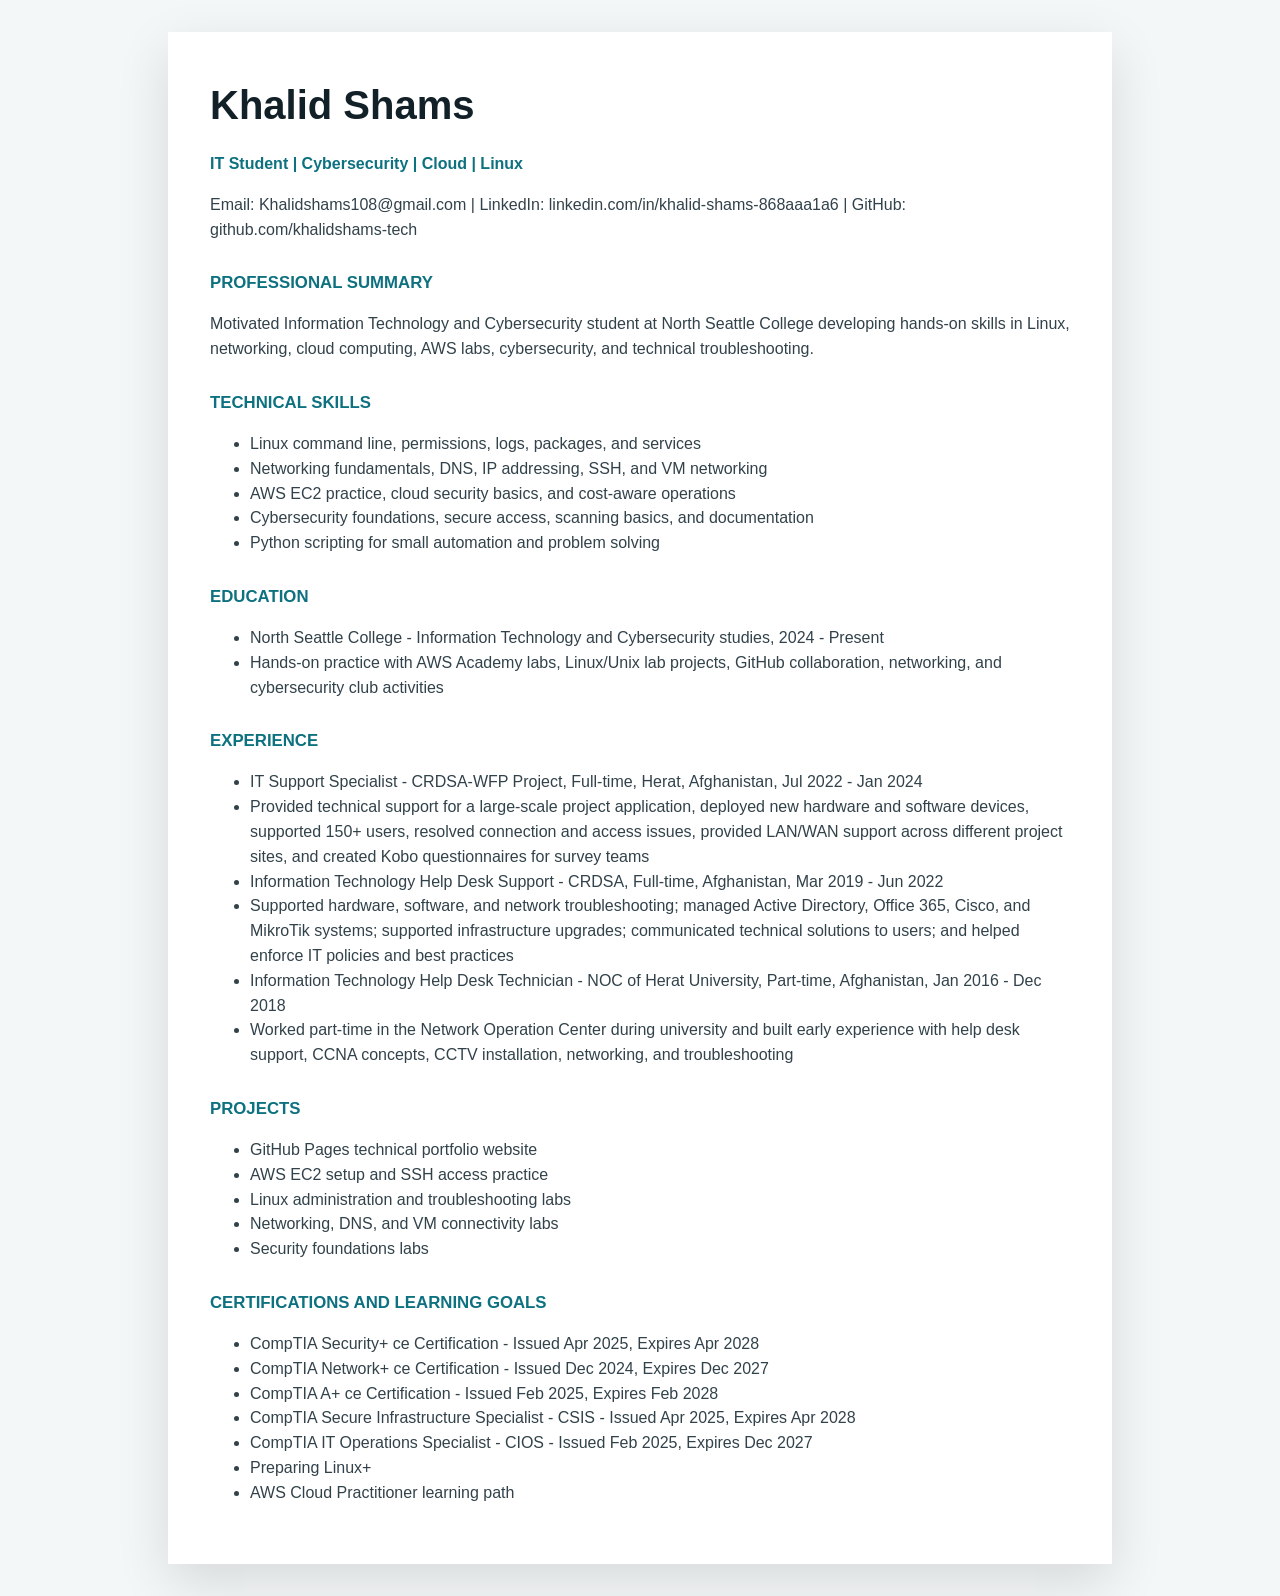
<file: resume.html>
<!DOCTYPE html>
<html lang="en">
<head>
  <meta charset="UTF-8">
  <meta name="viewport" content="width=device-width, initial-scale=1.0">
  <title>Khalid Shams Resume</title>
  <style>
    body {
      margin: 0;
      background: #f4f7f8;
      color: #122027;
      font-family: Arial, sans-serif;
      line-height: 1.55;
    }

    main {
      width: min(860px, calc(100% - 32px));
      margin: 32px auto;
      background: #ffffff;
      padding: 42px;
      box-shadow: 0 18px 50px rgba(0, 0, 0, 0.12);
    }

    h1 {
      margin: 0;
      font-size: 2.5rem;
    }

    h2 {
      margin: 28px 0 10px;
      color: #0d7180;
      font-size: 1.05rem;
      text-transform: uppercase;
    }

    p,
    li {
      color: #32424a;
    }

    .title {
      color: #0d7180;
      font-weight: 700;
    }

    @media print {
      body {
        background: #ffffff;
      }

      main {
        margin: 0;
        width: auto;
        box-shadow: none;
      }
    }
  </style>
</head>
<body>
  <main>
    <h1>Khalid Shams</h1>
    <p class="title">IT Student | Cybersecurity | Cloud | Linux</p>
    <p>Email: Khalidshams108@gmail.com | LinkedIn: linkedin.com/in/khalid-shams-868aaa1a6 | GitHub: github.com/khalidshams-tech</p>

    <h2>Professional Summary</h2>
    <p>Motivated Information Technology and Cybersecurity student at North Seattle College developing hands-on skills in Linux, networking, cloud computing, AWS labs, cybersecurity, and technical troubleshooting.</p>

    <h2>Technical Skills</h2>
    <ul>
      <li>Linux command line, permissions, logs, packages, and services</li>
      <li>Networking fundamentals, DNS, IP addressing, SSH, and VM networking</li>
      <li>AWS EC2 practice, cloud security basics, and cost-aware operations</li>
      <li>Cybersecurity foundations, secure access, scanning basics, and documentation</li>
      <li>Python scripting for small automation and problem solving</li>
    </ul>

    <h2>Education</h2>
    <ul>
      <li>North Seattle College - Information Technology and Cybersecurity studies, 2024 - Present</li>
      <li>Hands-on practice with AWS Academy labs, Linux/Unix lab projects, GitHub collaboration, networking, and cybersecurity club activities</li>
    </ul>

    <h2>Experience</h2>
    <ul>
      <li>IT Support Specialist - CRDSA-WFP Project, Full-time, Herat, Afghanistan, Jul 2022 - Jan 2024</li>
      <li>Provided technical support for a large-scale project application, deployed new hardware and software devices, supported 150+ users, resolved connection and access issues, provided LAN/WAN support across different project sites, and created Kobo questionnaires for survey teams</li>
      <li>Information Technology Help Desk Support - CRDSA, Full-time, Afghanistan, Mar 2019 - Jun 2022</li>
      <li>Supported hardware, software, and network troubleshooting; managed Active Directory, Office 365, Cisco, and MikroTik systems; supported infrastructure upgrades; communicated technical solutions to users; and helped enforce IT policies and best practices</li>
      <li>Information Technology Help Desk Technician - NOC of Herat University, Part-time, Afghanistan, Jan 2016 - Dec 2018</li>
      <li>Worked part-time in the Network Operation Center during university and built early experience with help desk support, CCNA concepts, CCTV installation, networking, and troubleshooting</li>
    </ul>

    <h2>Projects</h2>
    <ul>
      <li>GitHub Pages technical portfolio website</li>
      <li>AWS EC2 setup and SSH access practice</li>
      <li>Linux administration and troubleshooting labs</li>
      <li>Networking, DNS, and VM connectivity labs</li>
      <li>Security foundations labs</li>
    </ul>

    <h2>Certifications and Learning Goals</h2>
    <ul>
      <li>CompTIA Security+ ce Certification - Issued Apr 2025, Expires Apr 2028</li>
      <li>CompTIA Network+ ce Certification - Issued Dec 2024, Expires Dec 2027</li>
      <li>CompTIA A+ ce Certification - Issued Feb 2025, Expires Feb 2028</li>
      <li>CompTIA Secure Infrastructure Specialist - CSIS - Issued Apr 2025, Expires Apr 2028</li>
      <li>CompTIA IT Operations Specialist - CIOS - Issued Feb 2025, Expires Dec 2027</li>
      <li>Preparing Linux+</li>
      <li>AWS Cloud Practitioner learning path</li>
    </ul>
  </main>
</body>
</html>
</file>
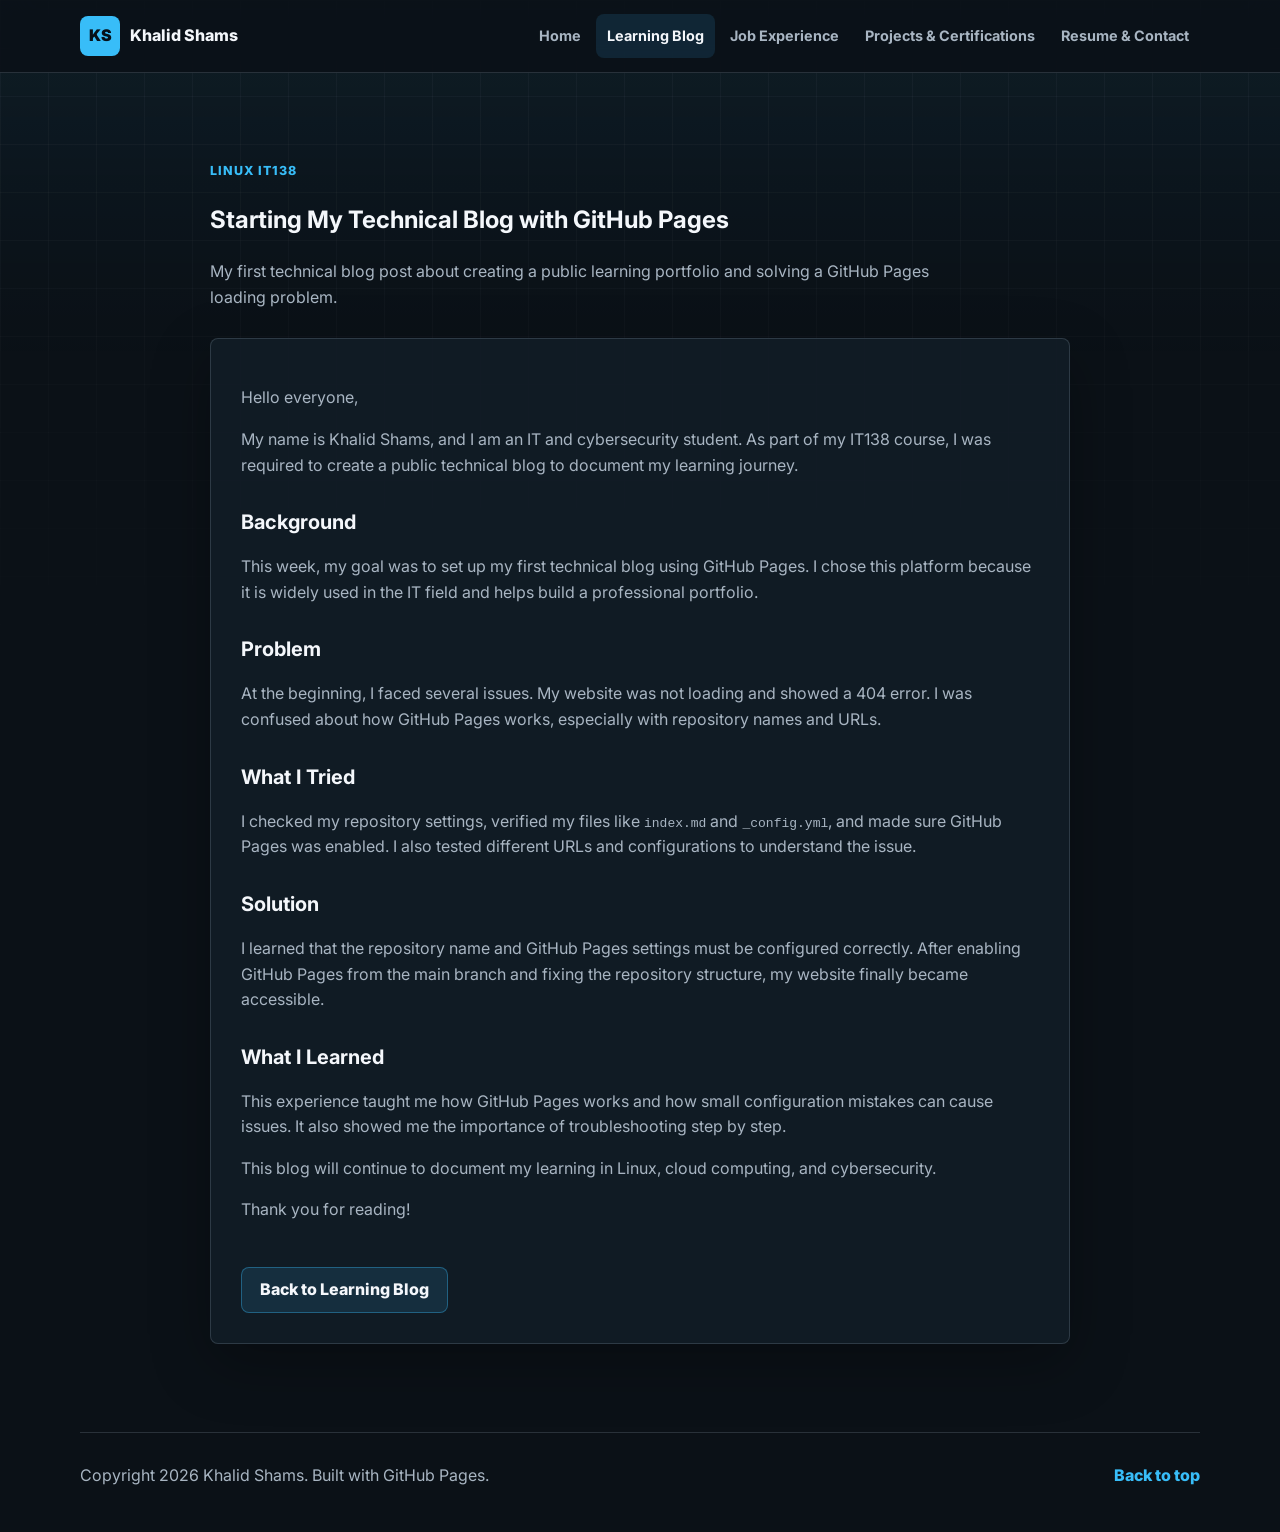
<file: posts/starting-technical-blog-github-pages.html>
<!DOCTYPE html>
<html lang="en">
<head>
  <meta charset="UTF-8">
  <meta name="viewport" content="width=device-width, initial-scale=1.0">
  <meta name="description" content="IT138 post about starting a technical blog with GitHub Pages and troubleshooting a 404 error.">
  <meta name="author" content="Khalid Shams">
  <title>Starting My Technical Blog with GitHub Pages | Khalid Shams</title>
  <link rel="preconnect" href="https://fonts.googleapis.com">
  <link rel="preconnect" href="https://fonts.gstatic.com" crossorigin>
  <link href="https://fonts.googleapis.com/css2?family=Inter:wght@400;500;600;700;800&display=swap" rel="stylesheet">
  <link rel="stylesheet" href="../assets/css/styles.css">
</head>
<body>
  <a class="skip-link" href="#main">Skip to content</a>

  <header class="site-header" id="top">
    <nav class="nav-shell" aria-label="Primary navigation">
      <a class="brand" href="../index.html#home" aria-label="Khalid Shams home">
        <span class="brand-mark">KS</span>
        <span>Khalid Shams</span>
      </a>
      <div class="nav-links">
        <a href="../index.html#home">Home</a>
        <a class="active" href="../index.html#learning-blog">Learning Blog</a>
        <a href="../index.html#job-experience">Job Experience</a>
        <a href="../index.html#projects-certifications">Projects &amp; Certifications</a>
        <a href="../index.html#resume-contact">Resume &amp; Contact</a>
      </div>
    </nav>
  </header>

  <main id="main">
    <section class="section post-page">
      <div class="section-heading">
        <p class="eyebrow">Linux IT138</p>
        <h1>Starting My Technical Blog with GitHub Pages</h1>
        <p>
          My first technical blog post about creating a public learning portfolio and solving a
          GitHub Pages loading problem.
        </p>
      </div>

      <article class="panel post-body">
        <p>Hello everyone,</p>
        <p>
          My name is Khalid Shams, and I am an IT and cybersecurity student. As part of my IT138
          course, I was required to create a public technical blog to document my learning journey.
        </p>

        <h2>Background</h2>
        <p>
          This week, my goal was to set up my first technical blog using GitHub Pages. I chose this
          platform because it is widely used in the IT field and helps build a professional portfolio.
        </p>

        <h2>Problem</h2>
        <p>
          At the beginning, I faced several issues. My website was not loading and showed a 404
          error. I was confused about how GitHub Pages works, especially with repository names and
          URLs.
        </p>

        <h2>What I Tried</h2>
        <p>
          I checked my repository settings, verified my files like <code>index.md</code> and
          <code>_config.yml</code>, and made sure GitHub Pages was enabled. I also tested different
          URLs and configurations to understand the issue.
        </p>

        <h2>Solution</h2>
        <p>
          I learned that the repository name and GitHub Pages settings must be configured correctly.
          After enabling GitHub Pages from the main branch and fixing the repository structure, my
          website finally became accessible.
        </p>

        <h2>What I Learned</h2>
        <p>
          This experience taught me how GitHub Pages works and how small configuration mistakes can
          cause issues. It also showed me the importance of troubleshooting step by step.
        </p>
        <p>
          This blog will continue to document my learning in Linux, cloud computing, and cybersecurity.
        </p>
        <p>Thank you for reading!</p>

        <a class="button secondary" href="../index.html#learning-blog">Back to Learning Blog</a>
      </article>
    </section>
  </main>

  <footer class="site-footer">
    <p>Copyright 2026 Khalid Shams. Built with GitHub Pages.</p>
    <a href="#top">Back to top</a>
  </footer>
</body>
</html>
</file>
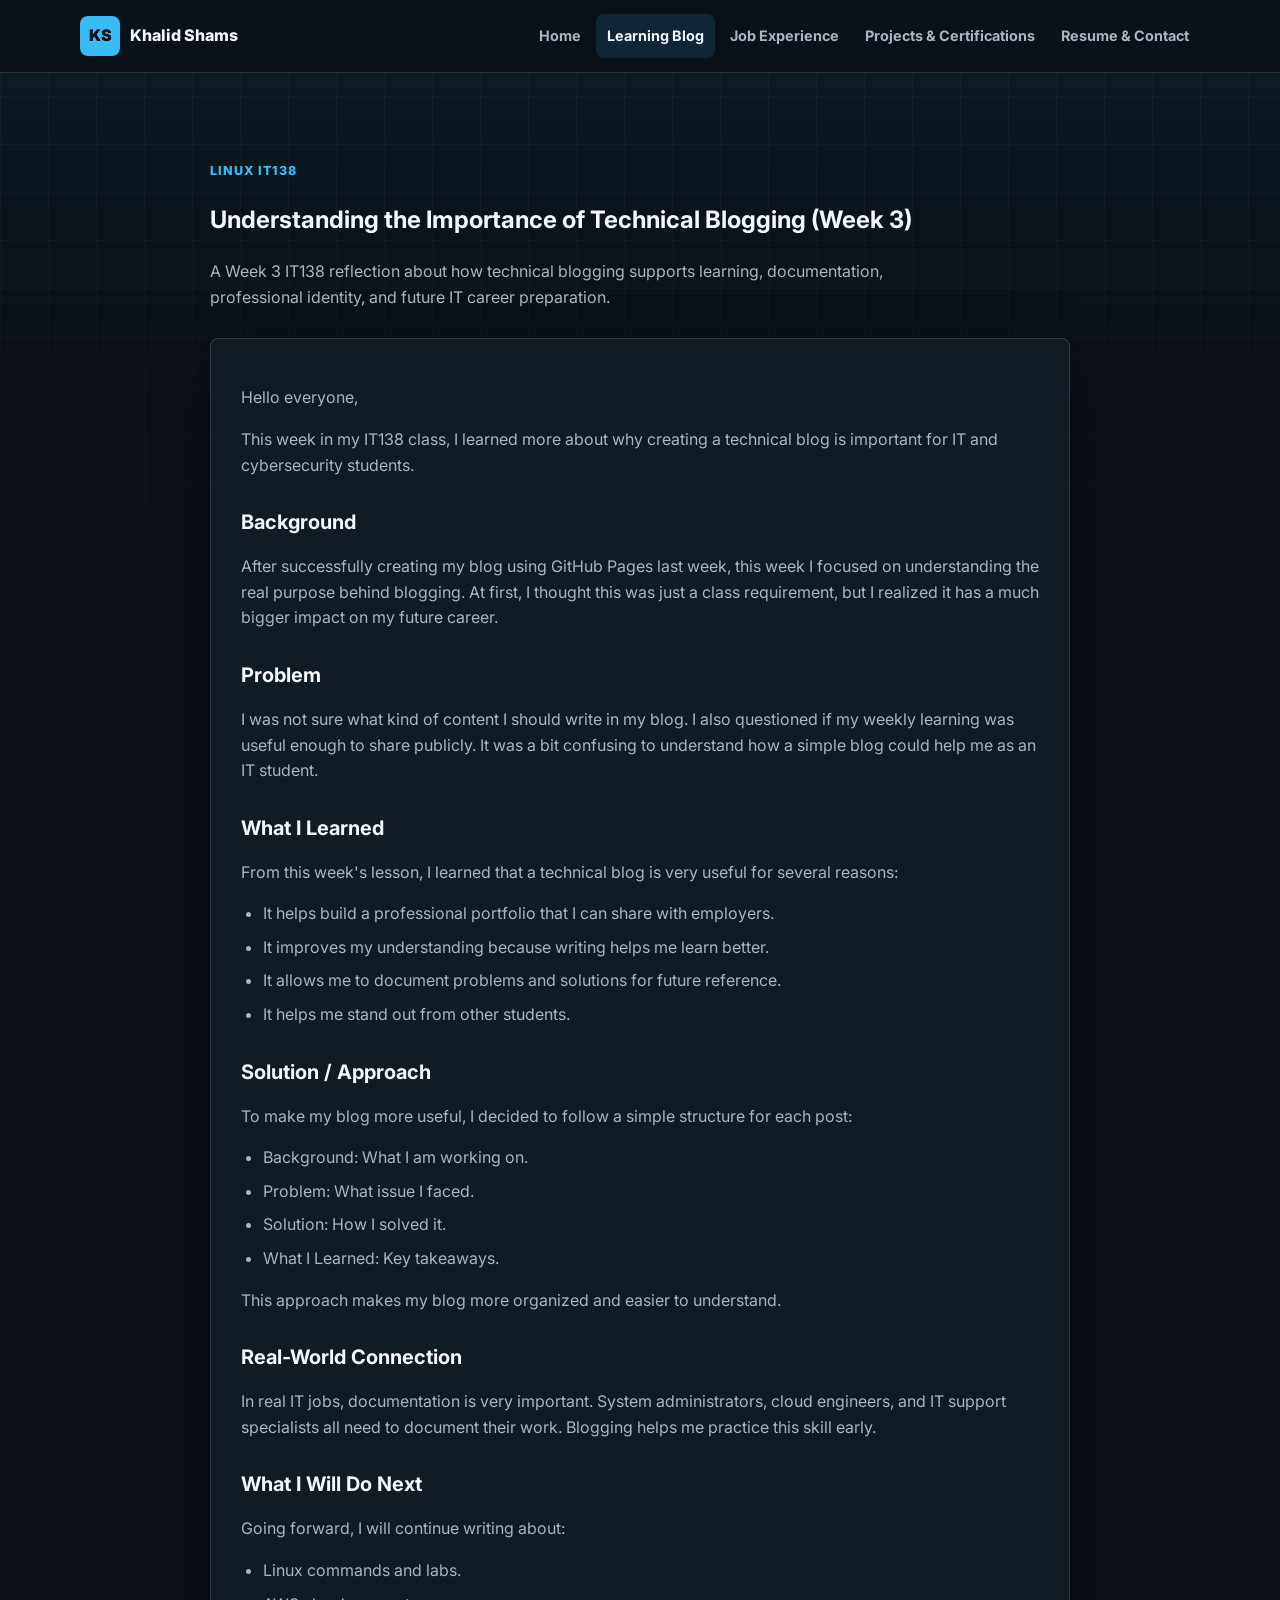
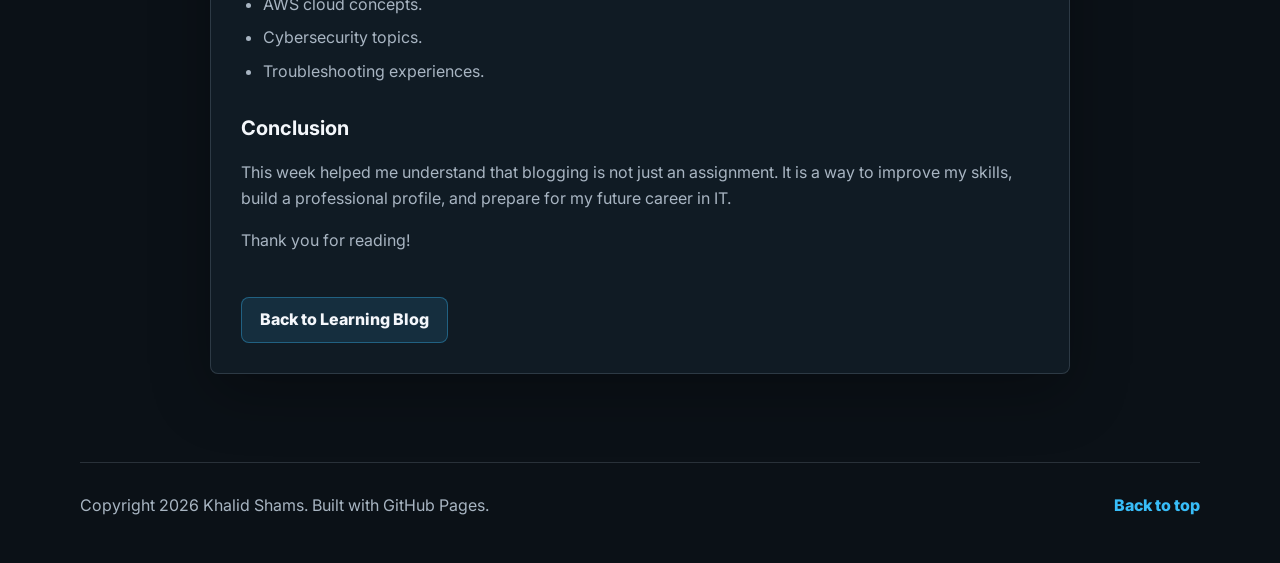
<file: posts/technical-blogging-week-3.html>
<!DOCTYPE html>
<html lang="en">
<head>
  <meta charset="UTF-8">
  <meta name="viewport" content="width=device-width, initial-scale=1.0">
  <meta name="description" content="Week 3 IT138 reflection about the importance of technical blogging for IT and cybersecurity students.">
  <meta name="author" content="Khalid Shams">
  <title>Understanding the Importance of Technical Blogging | Khalid Shams</title>
  <link rel="preconnect" href="https://fonts.googleapis.com">
  <link rel="preconnect" href="https://fonts.gstatic.com" crossorigin>
  <link href="https://fonts.googleapis.com/css2?family=Inter:wght@400;500;600;700;800&display=swap" rel="stylesheet">
  <link rel="stylesheet" href="../assets/css/styles.css">
</head>
<body>
  <a class="skip-link" href="#main">Skip to content</a>

  <header class="site-header" id="top">
    <nav class="nav-shell" aria-label="Primary navigation">
      <a class="brand" href="../index.html#home" aria-label="Khalid Shams home">
        <span class="brand-mark">KS</span>
        <span>Khalid Shams</span>
      </a>
      <div class="nav-links">
        <a href="../index.html#home">Home</a>
        <a class="active" href="../index.html#learning-blog">Learning Blog</a>
        <a href="../index.html#job-experience">Job Experience</a>
        <a href="../index.html#projects-certifications">Projects &amp; Certifications</a>
        <a href="../index.html#resume-contact">Resume &amp; Contact</a>
      </div>
    </nav>
  </header>

  <main id="main">
    <section class="section post-page">
      <div class="section-heading">
        <p class="eyebrow">Linux IT138</p>
        <h1>Understanding the Importance of Technical Blogging (Week 3)</h1>
        <p>
          A Week 3 IT138 reflection about how technical blogging supports learning,
          documentation, professional identity, and future IT career preparation.
        </p>
      </div>

      <article class="panel post-body">
        <p>Hello everyone,</p>
        <p>
          This week in my IT138 class, I learned more about why creating a technical blog is
          important for IT and cybersecurity students.
        </p>

        <h2>Background</h2>
        <p>
          After successfully creating my blog using GitHub Pages last week, this week I focused on
          understanding the real purpose behind blogging. At first, I thought this was just a class
          requirement, but I realized it has a much bigger impact on my future career.
        </p>

        <h2>Problem</h2>
        <p>
          I was not sure what kind of content I should write in my blog. I also questioned if my
          weekly learning was useful enough to share publicly. It was a bit confusing to understand
          how a simple blog could help me as an IT student.
        </p>

        <h2>What I Learned</h2>
        <p>From this week's lesson, I learned that a technical blog is very useful for several reasons:</p>
        <ul>
          <li>It helps build a professional portfolio that I can share with employers.</li>
          <li>It improves my understanding because writing helps me learn better.</li>
          <li>It allows me to document problems and solutions for future reference.</li>
          <li>It helps me stand out from other students.</li>
        </ul>

        <h2>Solution / Approach</h2>
        <p>To make my blog more useful, I decided to follow a simple structure for each post:</p>
        <ul>
          <li>Background: What I am working on.</li>
          <li>Problem: What issue I faced.</li>
          <li>Solution: How I solved it.</li>
          <li>What I Learned: Key takeaways.</li>
        </ul>
        <p>This approach makes my blog more organized and easier to understand.</p>

        <h2>Real-World Connection</h2>
        <p>
          In real IT jobs, documentation is very important. System administrators, cloud engineers,
          and IT support specialists all need to document their work. Blogging helps me practice
          this skill early.
        </p>

        <h2>What I Will Do Next</h2>
        <p>Going forward, I will continue writing about:</p>
        <ul>
          <li>Linux commands and labs.</li>
          <li>AWS cloud concepts.</li>
          <li>Cybersecurity topics.</li>
          <li>Troubleshooting experiences.</li>
        </ul>

        <h2>Conclusion</h2>
        <p>
          This week helped me understand that blogging is not just an assignment. It is a way to
          improve my skills, build a professional profile, and prepare for my future career in IT.
        </p>
        <p>Thank you for reading!</p>

        <a class="button secondary" href="../index.html#learning-blog">Back to Learning Blog</a>
      </article>
    </section>
  </main>

  <footer class="site-footer">
    <p>Copyright 2026 Khalid Shams. Built with GitHub Pages.</p>
    <a href="#top">Back to top</a>
  </footer>
</body>
</html>
</file>
<file: assets/css/styles.css>
:root {
  --bg: #0b1117;
  --bg-soft: #111a23;
  --panel: #121d27;
  --panel-2: #162331;
  --text: #f4f7fb;
  --muted: #a8b5c2;
  --line: rgba(178, 197, 214, 0.18);
  --accent: #38bdf8;
  --accent-2: #22c55e;
  --warning: #f59e0b;
  --shadow: 0 20px 60px rgba(0, 0, 0, 0.28);
  --radius: 8px;
  --max: 1120px;
  color-scheme: dark;
}

* {
  box-sizing: border-box;
}

html {
  scroll-behavior: smooth;
}

body {
  margin: 0;
  background: var(--bg);
  color: var(--text);
  font-family: Inter, system-ui, -apple-system, BlinkMacSystemFont, "Segoe UI", sans-serif;
  line-height: 1.6;
}

body::before {
  content: "";
  position: fixed;
  inset: 0;
  z-index: -1;
  background:
    linear-gradient(180deg, rgba(56, 189, 248, 0.08), transparent 360px),
    linear-gradient(90deg, rgba(255, 255, 255, 0.035) 1px, transparent 1px),
    linear-gradient(rgba(255, 255, 255, 0.035) 1px, transparent 1px);
  background-size: auto, 48px 48px, 48px 48px;
  mask-image: linear-gradient(to bottom, #000 0%, transparent 78%);
}

a {
  color: inherit;
  text-decoration: none;
}

img {
  display: block;
  max-width: 100%;
}

p {
  color: var(--muted);
}

.skip-link {
  position: fixed;
  left: 16px;
  top: -80px;
  z-index: 100;
  padding: 10px 14px;
  border-radius: var(--radius);
  background: var(--accent);
  color: #041016;
  font-weight: 800;
}

.skip-link:focus {
  top: 16px;
}

.site-header {
  position: sticky;
  top: 0;
  z-index: 50;
  background: rgba(11, 17, 23, 0.88);
  border-bottom: 1px solid var(--line);
  backdrop-filter: blur(16px);
}

.nav-shell {
  width: min(var(--max), calc(100% - 32px));
  min-height: 72px;
  margin: 0 auto;
  display: flex;
  align-items: center;
  justify-content: space-between;
  gap: 18px;
}

.brand {
  display: inline-flex;
  align-items: center;
  gap: 10px;
  font-weight: 800;
}

.brand-mark {
  width: 40px;
  height: 40px;
  display: inline-grid;
  place-items: center;
  border-radius: var(--radius);
  background: var(--accent);
  color: #061018;
  font-weight: 900;
}

.nav-links {
  display: flex;
  align-items: center;
  gap: 4px;
}

.nav-links a {
  padding: 10px 11px;
  border-radius: var(--radius);
  color: var(--muted);
  font-size: 0.9rem;
  font-weight: 700;
}

.nav-links a:hover,
.nav-links a.active {
  background: rgba(56, 189, 248, 0.12);
  color: var(--text);
}

.nav-toggle {
  display: none;
  width: 44px;
  height: 44px;
  padding: 10px;
  border: 1px solid var(--line);
  border-radius: var(--radius);
  background: transparent;
}

.nav-toggle span {
  display: block;
  height: 2px;
  margin: 5px 0;
  background: var(--text);
}

.section {
  width: min(var(--max), calc(100% - 32px));
  margin: 0 auto;
  padding: 88px 0;
}

.hero {
  min-height: calc(100vh - 72px);
  display: grid;
  grid-template-columns: minmax(0, 1.1fr) minmax(310px, 0.75fr);
  align-items: center;
  gap: 40px;
}

.eyebrow {
  margin: 0 0 12px;
  color: var(--accent);
  font-size: 0.78rem;
  font-weight: 800;
  letter-spacing: 0.08em;
  text-transform: uppercase;
}

.hero h1 {
  margin: 0;
  font-size: clamp(3.4rem, 8vw, 6.5rem);
  line-height: 0.94;
}

.hero-title {
  margin: 22px 0 0;
  color: #d7e3ec;
  font-size: clamp(1rem, 2vw, 1.35rem);
  font-weight: 800;
}

.hero-text {
  max-width: 690px;
  margin: 18px 0 0;
  font-size: 1.08rem;
}

.hero-actions {
  display: flex;
  flex-wrap: wrap;
  gap: 12px;
  margin-top: 30px;
}

.button {
  min-height: 46px;
  display: inline-flex;
  align-items: center;
  justify-content: center;
  padding: 0 18px;
  border: 1px solid var(--line);
  border-radius: var(--radius);
  font-weight: 800;
}

.button.primary {
  background: var(--accent);
  border-color: var(--accent);
  color: #061018;
}

.button.secondary {
  background: rgba(56, 189, 248, 0.12);
  border-color: rgba(56, 189, 248, 0.36);
}

.button.quiet {
  background: rgba(255, 255, 255, 0.04);
}

.button:hover,
.contact-links a:hover,
.repo-card:hover,
.post-card:hover,
.panel:hover {
  transform: translateY(-2px);
}

.profile-card,
.panel,
.post-card,
.problem-item,
.repo-card {
  border: 1px solid var(--line);
  border-radius: var(--radius);
  background: rgba(18, 29, 39, 0.92);
  box-shadow: var(--shadow);
}

.profile-card {
  padding: 26px;
}

.profile-photo {
  width: 156px;
  height: 156px;
  margin: 0 0 22px;
  display: grid;
  place-items: center;
  position: relative;
  overflow: hidden;
  border: 2px solid rgba(56, 189, 248, 0.5);
  border-radius: 50%;
  background: linear-gradient(135deg, #0f1b25, #1b2d3d);
}

.profile-photo img {
  position: absolute;
  inset: 0;
  width: 100%;
  height: 100%;
  object-fit: cover;
}

.profile-photo img.is-hidden {
  display: none;
}

.profile-photo span {
  color: var(--accent);
  font-size: 3.4rem;
  font-weight: 900;
}

.profile-card h2,
.panel h3,
.post-card h3,
.problem-item h3,
.repo-card h3 {
  margin: 0 0 10px;
  line-height: 1.2;
}

.focus-list,
.skill-list {
  display: flex;
  flex-wrap: wrap;
  gap: 8px;
  margin: 20px 0 0;
  padding: 0;
  list-style: none;
}

.focus-list li,
.skill-list span,
.tag {
  display: inline-flex;
  align-items: center;
  min-height: 30px;
  padding: 0 10px;
  border: 1px solid var(--line);
  border-radius: 999px;
  color: #dbe7ef;
  background: rgba(255, 255, 255, 0.04);
  font-size: 0.82rem;
  font-weight: 800;
}

.section-heading {
  max-width: 760px;
  margin-bottom: 28px;
}

.section-heading.compact {
  margin-top: 46px;
}

.section-heading h2 {
  margin: 0;
  font-size: clamp(1.85rem, 4vw, 3rem);
  line-height: 1.1;
}

.section-heading p:last-child {
  margin-bottom: 0;
}

.two-column,
.resume-contact-grid {
  display: grid;
  grid-template-columns: repeat(2, minmax(0, 1fr));
  gap: 18px;
}

.panel {
  padding: 24px;
  transition: transform 180ms ease, border-color 180ms ease;
}

.experience-panel {
  margin-top: 18px;
}

.experience-meta {
  margin-top: 0;
  color: #d7e3ec;
  font-weight: 800;
}

.compact-list {
  margin-top: 16px;
}

.panel:hover,
.post-card:hover,
.problem-item:hover,
.repo-card:hover {
  border-color: rgba(56, 189, 248, 0.45);
}

.filter-row {
  display: flex;
  flex-wrap: wrap;
  gap: 8px;
  margin-bottom: 18px;
}

.filter-button {
  min-height: 38px;
  padding: 0 13px;
  border: 1px solid var(--line);
  border-radius: var(--radius);
  background: rgba(255, 255, 255, 0.04);
  color: var(--muted);
  cursor: pointer;
  font: 800 0.85rem Inter, sans-serif;
}

.filter-button.active,
.filter-button:hover {
  background: var(--accent);
  border-color: var(--accent);
  color: #061018;
}

.category-summary {
  margin: 0 0 18px;
  padding: 18px 20px;
  border: 1px solid var(--line);
  border-radius: var(--radius);
  background: rgba(18, 29, 39, 0.72);
}

.category-summary h3 {
  margin: 0 0 6px;
  font-size: 1.2rem;
}

.category-summary p:last-child {
  margin: 0;
}

.card-grid,
.repo-grid {
  display: grid;
  grid-template-columns: repeat(2, minmax(0, 1fr));
  gap: 18px;
}

.post-card,
.repo-card {
  padding: 22px;
  transition: transform 180ms ease, border-color 180ms ease;
}

.post-card dl {
  margin: 14px 0 0;
}

.post-card dt {
  color: var(--text);
  font-weight: 800;
}

.post-card dd {
  margin: 0 0 12px;
  color: var(--muted);
}

.post-summary {
  margin: 12px 0 0;
}

.post-link {
  display: inline-flex;
  align-items: center;
  min-height: 38px;
  margin-top: 18px;
  color: var(--accent);
  font-weight: 800;
}

.post-link:hover {
  color: var(--text);
}

.post-page {
  max-width: 860px;
}

.post-body {
  padding: 30px;
}

.post-body h2 {
  margin: 28px 0 8px;
  font-size: 1.25rem;
}

.post-body p,
.post-body li {
  color: var(--muted);
}

.post-body ul {
  margin: 10px 0 0;
  padding-left: 22px;
}

.post-body li + li {
  margin-top: 8px;
}

.post-body .button {
  margin-top: 28px;
}

.empty-posts {
  margin: 0;
  padding: 18px 20px;
  border: 1px dashed rgba(168, 181, 194, 0.35);
  border-radius: var(--radius);
  color: var(--muted);
}

.problem-list {
  display: grid;
  gap: 14px;
}

.problem-item {
  display: grid;
  grid-template-columns: 56px 1fr;
  gap: 18px;
  padding: 22px;
  transition: border-color 180ms ease;
}

.number {
  color: var(--accent);
  font-size: 1.45rem;
  font-weight: 900;
}

.problem-item p {
  margin: 8px 0;
}

.clean-list {
  margin: 0;
  padding-left: 20px;
  color: var(--muted);
}

.clean-list li + li {
  margin-top: 10px;
}

.repo-card {
  min-height: 190px;
}

.repo-card.loading,
.repo-card.error {
  grid-column: 1 / -1;
  min-height: auto;
  color: var(--muted);
}

.repo-meta {
  display: flex;
  flex-wrap: wrap;
  gap: 10px;
  margin: 16px 0 0;
  color: var(--muted);
  font-size: 0.86rem;
}

.repo-card a {
  display: inline-flex;
  margin-top: 16px;
  color: var(--accent);
  font-weight: 800;
}

.contact-links {
  display: grid;
  gap: 10px;
}

.contact-links a {
  display: flex;
  align-items: center;
  gap: 10px;
  min-height: 50px;
  padding: 10px;
  border: 1px solid var(--line);
  border-radius: var(--radius);
  background: rgba(255, 255, 255, 0.04);
  font-weight: 800;
  transition: transform 180ms ease, border-color 180ms ease;
}

.contact-links a > span:first-child {
  width: 34px;
  height: 34px;
  display: inline-grid;
  place-items: center;
  border-radius: var(--radius);
  background: var(--accent);
  color: #061018;
  font-weight: 900;
}

.contact-links a > span:last-child {
  display: grid;
  gap: 2px;
}

.contact-links small {
  color: var(--muted);
  font-size: 0.82rem;
  font-weight: 600;
  overflow-wrap: anywhere;
}

.site-footer {
  width: min(var(--max), calc(100% - 32px));
  margin: 0 auto;
  padding: 30px 0 44px;
  display: flex;
  align-items: center;
  justify-content: space-between;
  gap: 16px;
  border-top: 1px solid var(--line);
}

.site-footer p {
  margin: 0;
}

.site-footer a {
  color: var(--accent);
  font-weight: 800;
}

.reveal {
  opacity: 0;
  transform: translateY(12px);
  transition: opacity 420ms ease, transform 420ms ease;
}

.reveal.visible {
  opacity: 1;
  transform: none;
}

button:focus-visible,
a:focus-visible {
  outline: 2px solid var(--accent);
  outline-offset: 3px;
}

@media (max-width: 900px) {
  .nav-toggle {
    display: inline-block;
  }

  .nav-links {
    position: absolute;
    left: 16px;
    right: 16px;
    top: 72px;
    display: none;
    flex-direction: column;
    align-items: stretch;
    padding: 12px;
    border: 1px solid var(--line);
    border-radius: var(--radius);
    background: #0b1117;
    box-shadow: var(--shadow);
  }

  .nav-links.open {
    display: flex;
  }

  .hero,
  .two-column,
  .resume-contact-grid {
    grid-template-columns: 1fr;
  }

  .hero {
    min-height: auto;
    padding-top: 70px;
  }
}

@media (max-width: 640px) {
  .section {
    width: min(var(--max), calc(100% - 24px));
    padding: 64px 0;
  }

  .nav-shell {
    width: min(var(--max), calc(100% - 24px));
  }

  .hero h1 {
    font-size: clamp(3rem, 17vw, 4.4rem);
  }

  .hero-actions,
  .card-grid,
  .repo-grid {
    grid-template-columns: 1fr;
  }

  .hero-actions {
    flex-direction: column;
  }

  .button {
    width: 100%;
  }

  .profile-card,
  .panel,
  .post-card,
  .problem-item,
  .repo-card {
    padding: 18px;
  }

  .problem-item {
    grid-template-columns: 1fr;
  }

  .site-footer {
    align-items: flex-start;
    flex-direction: column;
  }
}

@media (prefers-reduced-motion: reduce) {
  html {
    scroll-behavior: auto;
  }

  *,
  *::before,
  *::after {
    transition-duration: 0.001ms !important;
    animation-duration: 0.001ms !important;
  }
}
</file>
